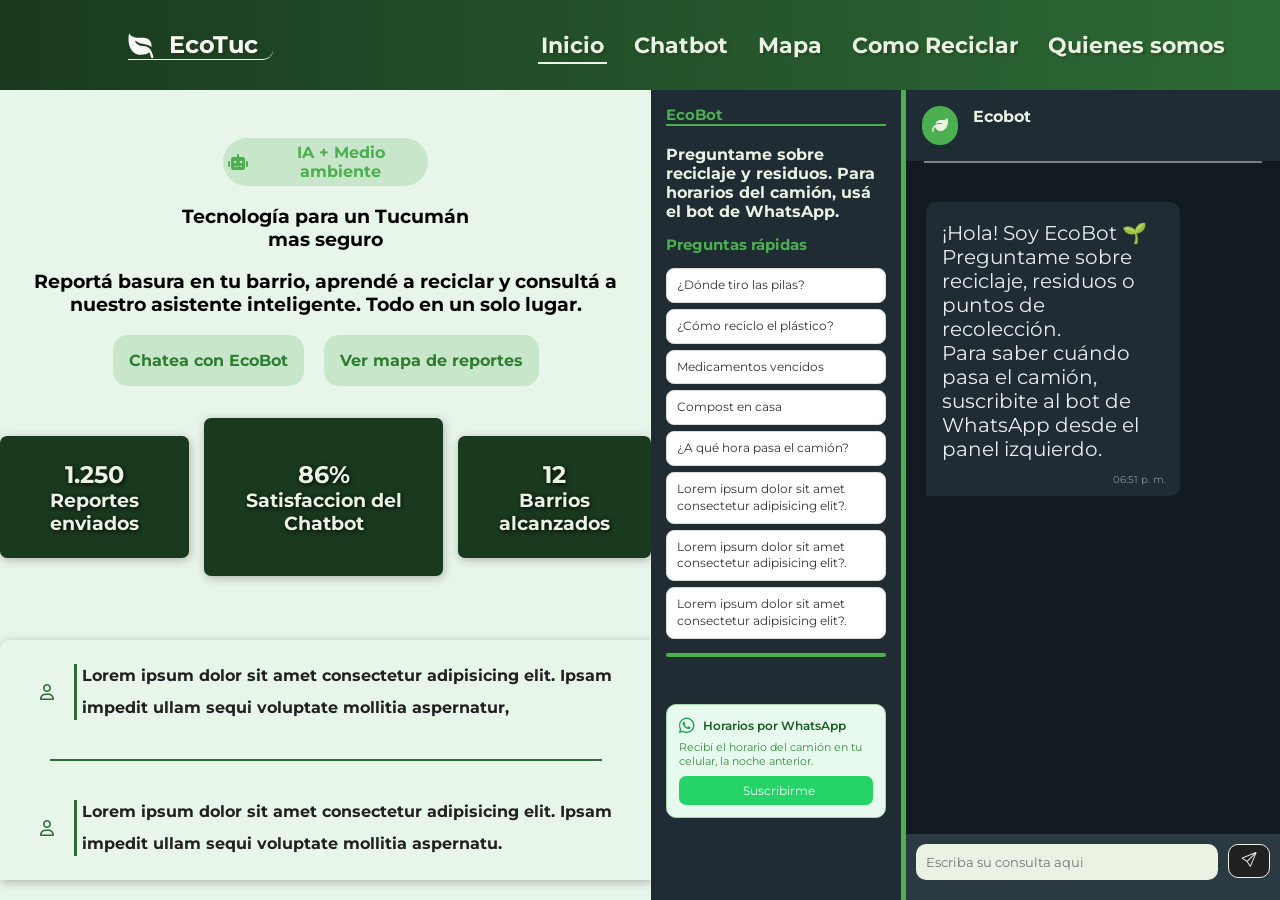
<file: pages/inicio.html>
<!DOCTYPE html>
<html lang="en">
<head>
    <meta charset="UTF-8">
    <meta name="viewport" content="width=device-width, initial-scale=1.0">
    <link rel="stylesheet" href="../CSS/intro.css   ">
    <link href="https://fonts.googleapis.com/css2?family=Montserrat:wght@400;500;600;700&display=swap" rel="stylesheet">
    <link rel="stylesheet" href="https://cdnjs.cloudflare.com/ajax/libs/font-awesome/6.5.1/css/all.min.css">
    <script src="../JS/script.js" defer></script>
    <title>Document</title>
</head>
<body>
    <header>
        <section class="logo">
            <svg xmlns="http://www.w3.org/2000/svg" width="26" height="26" fill="currentColor" class="bi bi-leaf-fill" viewBox="0 0 16 16">
  <path d="M1.4 1.7c.217.289.65.84 1.725 1.274 1.093.44 2.885.774 5.834.528 2.02-.168 3.431.51 4.326 1.556C14.161 6.082 14.5 7.41 14.5 8.5q0 .344-.027.734C13.387 8.252 11.877 7.76 10.39 7.5c-2.016-.288-4.188-.445-5.59-2.045-.142-.162-.402-.102-.379.112.108.985 1.104 1.82 1.844 2.308 2.37 1.566 5.772-.118 7.6 3.071.505.8 1.374 2.7 1.75 4.292.07.298-.066.611-.354.715a.7.7 0 0 1-.161.042 1 1 0 0 1-1.08-.794c-.13-.97-.396-1.913-.868-2.77C12.173 13.386 10.565 14 8 14c-1.854 0-3.32-.544-4.45-1.435-1.124-.887-1.889-2.095-2.39-3.383-1-2.562-1-5.536-.65-7.28L.73.806z"/>
</svg>
            <h1>EcoTuc</h1> 
        </section>
        <nav>
            <ul>
                <li><a href="" class="active"><strong>Inicio</strong></a></li>
                <li><a href=""><strong>Chatbot</strong></a></li>
                <li><a href="HTML/mapa.html"><strong>Mapa</strong></a></li>
                <li><a href=""><strong>Como Reciclar</strong></a></li>
                <li><a href=""><strong>Quienes somos</strong></a></li>
            </ul>
        </nav> 
    </header>
    <main>
        <section class="main-intro" id="Inicio">
            <section class="intro">
                <div class="intro-legend">
                    <div class="hero-ia">
                        <div>
                            <i class="fa-solid fa-robot"></i>
            
                            <strong>IA + Medio ambiente</strong>

                        </div>
                    </div>
                        <br>
                        <h1 class="pointer">
                            Tecnología para un Tucumán<br> mas seguro
                        </h1>
                        <br>
                        <h3 class="pointer">Reportá basura en tu barrio, aprendé a reciclar y consultá a<br> nuestro asistente inteligente. Todo en un solo lugar.</h3>
                        <br>
                        <section class="intro-ref">
                            <div><strong><a href="#">Chatea con EcoBot</a></strong></div>
                            <div><strong><a href="#">Ver mapa de reportes</a></strong></div>
                        </section>
                        <section class="intro-boxes">
                            <div class="intro-box-estatics estatics-1">
                                <h2><strong>1.250</strong></h2>
                                <h3><strong>Reportes enviados</strong></h3>
                            </div>
                            <div class="intro-box-estatics estatics-2">
                            <h2><strong>86%</strong></h2> 
                                <h3><strong>Satisfaccion del Chatbot</strong></h3>
                            </div>
                            <div class="intro-box-estatics estatics-3">
                                <h2><strong>12</strong></h2>
                                <h3><strong >Barrios alcanzados</strong></h3>
                            </div>
                        </section>
                    </div>
                     <section class="testimonial">
                        <div>
                            <h1><i class="fa-regular fa-user testimonial-user"></i></h1>
                            <span class="testimonial-text"><strong>Lorem ipsum dolor sit amet consectetur adipisicing elit. Ipsam impedit ullam sequi voluptate mollitia aspernatur,</strong></span>
                        </div>
                        <span style="border: 1px solid var(--green-mid); width: 90%; margin: 0 auto;" ></span>
                        <div>
                            <h1><i class="fa-regular fa-user testimonial-user"></i></h1>
                            <span class="testimonial-text"><strong>Lorem ipsum dolor sit amet consectetur adipisicing elit. Ipsam impedit ullam sequi voluptate mollitia aspernatu.</strong></span>
                        </div>
                    </section>
            </section>
            <aside>
                <section class="chatbot-box">
                    <div class="chat-sidebar">
        
                        <div class="pointer">
        
                            <h3 style="border-bottom:2px solid var(--color-3);">EcoBot</h3>
                            <br>
                            <h4 style="color: var(--color-2);">Preguntame sobre reciclaje y residuos. Para horarios del camión, usá el bot de WhatsApp.</h4>
        
                        </div>
        
                            <div class="quick-title pointer">
        
                               <h3>Preguntas rápidas</h3> 
                                
                            </div>
                        <div class="quick-btns">
                            <button class="qbtn" onclick="enviarRapido('¿Dónde tiro las pilas usadas?')">¿Dónde tiro las pilas?</button>
                            <button class="qbtn" onclick="enviarRapido('¿Cómo reciclo el plástico?')">¿Cómo reciclo el plástico?</button>
                            <button class="qbtn" onclick="enviarRapido('¿Qué hago con los medicamentos vencidos?')">Medicamentos vencidos</button>
                            <button class="qbtn" onclick="enviarRapido('¿Cómo hago compost en casa?')">Compost en casa</button>
                            <button class="qbtn" onclick="enviarRapido('¿A qué hora pasa el camión de basura?')">¿A qué hora pasa el camión?</button>
                            <button class="qbtn" onclick="enviarRapido('¿A qué hora pasa el camión de basura?')">Lorem ipsum dolor sit amet consectetur adipisicing elit?. </button>
                            <button class="qbtn" onclick="enviarRapido('¿A qué hora pasa el camión de basura?')">Lorem ipsum dolor sit amet consectetur adipisicing elit?. </button>
                            <button class="qbtn" onclick="enviarRapido('¿A qué hora pasa el camión de basura?')">Lorem ipsum dolor sit amet consectetur adipisicing elit?. </button>
        
                        </div>
                        <span style="border: 2px solid var(--color-3);border-radius: 10px;"></span>
                        <br>
                        <div class="wa-card">
                            <div class="wa-card-top">
        
                                <i class="fa-brands fa-whatsapp"></i>
                                <h4 class="pointer">Horarios por WhatsApp</h4>
        
                            </div>
        
                            <p class="pointer">Recibí el horario del camión en tu celular, la noche anterior.</p>
        
                            <button class="wa-btn">
        
                                <i class="ti ti-brand-whatsapp"></i> Suscribirme
                                
                            </button>
                        </div>
                    </div>
                    <section class="chatbot"> 
                        <section class="Chatbot-profile">
                            <div class="Chatbot-profile-picture">
                                <i class="fa-solid fa-leaf"></i>
                            </div>
                            <div class="Chatbot-profile-name pointer">
                                <strong>Ecobot</strong>
                                <strong class="online-bot">
                                    <p class="online-text">En linea</p>
                                </strong>
                            </div>
                        </section>
                        <span style="border: 1px solid grey; width: 90%; margin: 0 auto;"></span>
                        <br>
                        <section class="Chatbot-chat" id="Chatbot-chat">
                        </section>
                        <br><br>
                        <section class="Chatbot-input">
                            <form class="Chatbot-input-box">
                                    <input type="text" placeholder="Escriba su consulta aqui" autocomplete="off" class="Chatbot-input-question" id="Chat-input">
                                    <button type="button" class="Chatbot-input-btn" onclick="enviar()">
                                        <svg xmlns="http://www.w3.org/2000/svg" width="26" height="15" fill="#eaf2e3" class="bi bi-send" viewBox="0 0 16 16">
                                            <path d="M15.854.146a.5.5 0 0 1 .11.54l-5.819 14.547a.75.75 0 0 1-1.329.124l-3.178-4.995L.643 7.184a.75.75 0 0 1 .124-1.33L15.314.037a.5.5 0 0 1 .54.11ZM6.636 10.07l2.761 4.338L14.13 2.576zm6.787-8.201L1.591 6.602l4.339 2.76z"/>
                                        </svg>
                                    </button>
                                </form>
                            </section>
                    </section>
                </section>
        </aside>
        
        </section>
                 
    </main>
     
   
        
    <footer>
        
    </footer>
</body>
</html>
</file>
<file: CSS/intro.css>
*{

    margin: 0;
    padding: 0;
    font-family: 'montserrat';

}
body{

    background-color: var(--color-2);

}
:root{

    --color-1:#f8f9f4;
    --color-2:#eaf2e3;
    --color-3:#4caf50;
    --color-4:#2e7d32;
    --color-5:#212121;
    --color-6:#616161;
    --color-7:#43a047;
    --color-8:#546e7a;
    --green-deep: #1a3a1f;
    --green-mid:  #2d6a35;
    --green-bright: #4caf50;
    --green-light: #e8f5e9;
    --green-pale:  #f1f8f2;
    

}
.pointer{

    cursor: default;

}
header{

    background: linear-gradient(90deg, var(--green-deep), var(--green-mid));
    color: var(--color-1);
    display: flex;
    flex-direction: row;
    align-items: center;
    min-height: 10vh;    
    gap: 30px;
    width: 100%;
    
    
}
header .logo{

    display: flex;
    flex-direction: row;
    align-items: center;

    margin-left: 10vw;
    padding-right: 15px;
    border-bottom: 1px solid var(--color-2);
    border-bottom-right-radius: 10px;
    gap:15px;
    
    text-shadow: 3px 2px 2px #27331a86 ;
    cursor: default;
    

}
header nav{

    width: 100%;    
    min-height: 4vh;
    display: flex;
    flex-direction: row;
    align-items: center;
    font-size: 1.4em;
    
    
}
header nav ul{

    display: flex;
    flex-direction: row;
    justify-content: end;
    align-items: center;
    margin-right: 40px;

}
header .social{

    width: 10%;
    min-height: auto;
    display: flex;
    flex-direction: row;
    justify-content: end;
    gap: 15px;
    
}


header ul{
    
    display: flex;
    flex-direction: row;
    align-items: start;
    width: 100%;
    list-style: none;

}
header li{

    border-radius: 10px;
    transition: 0.3s ease;
    padding: 4px;
}
header li:hover{

    transition: 0.3s ease;
    background-color: rgba(87, 231, 94, 0.137)


}
header a{

    color: var(--color-2);
    text-decoration: none;
    text-shadow: 2px 2px 2px #27331a70;
    margin: 8px;
    padding: 3px;
}
a.active {
  border-bottom: 2px solid var(--color-2);
}
li:hover a{

    color: var(--color-a);

}
main{

    display: flex;
    flex-direction: column;
    justify-content: flex-start;
    align-items: center;
    min-height: 90vh;
    background-color: var(--green-light);
    gap: 4em;
 


}
main .main-intro{

    display: flex;
    
    
}
main .intro{

    width: 100%;

}
.intro-legend{
    flex-direction: column;
    justify-content: center;
    align-items: center;
    display: flex;
    text-align: center;
    margin-top: 3em;
}
.hero-ia{

    color: var(--color-3);
    
    background-color: #c8e6c9;
    width: 30%;
    padding: 5px;
    border-radius: 25px;
    cursor: default;

}
.hero-ia div{
    display: flex;
    justify-content: center;
    align-items: center;
    gap: 10px;
    width: 100%;
    

}

.intro-ref{

    display: flex;
    flex-direction: row;
    align-items: center;
    justify-content: center;
    gap: 20px;
    width: 100%;

}
.intro-ref div{

    padding: 1em;
    border-radius: 15px;
    background-color: #c8e6c9;
    

}
.intro-ref div a{

    color: var(--color-4);
    text-decoration: none;
    transition: 0.3s ease;
}
.intro-ref div a:hover{

    color: var(--color-3);

}
.intro-boxes{

    display: flex;
    flex-direction: row;
    justify-content: start;
    align-items: center;
    text-align: center;
    cursor: default;
    margin-top: 2em;
    gap: 15px;

}
.intro-box-estatics{
    display: flex;
    flex-direction: column;
    justify-content: center;
    color: var(--color-2);
    text-shadow: 1px 1px 5px black;
    box-shadow: 1px 2px 10px #afb4aa;
    padding: 1em;
    border-radius: 7px; 
    background-color: var(--green-deep);
    transition: 0.5s;
    


}
.intro-box-estatics:hover{

    background-color: #2e7d32;

}
.estatics-1{

    height: 10vh;

}
.estatics-2{

    height: 14vh;

}
.estatics-3{
    
    height: 10vh;

}

.chat-sidebar {

      width: 220px;
      background: #202C33;
      border-right: 5px solid var(--color-3);
      display: flex;
      padding: 15px;
      flex-direction: column;
      gap: 14px;
      flex-shrink: 0;
    }
    .chat-sidebar h3{ 
        font-size: 15px;
        color: var(--color-3);
    }
    .chat-sidebar p{
        font-size: 13px;
        color: var(--color-2);
     }

    
    .quick-title{ 
        font-size: 11px;
        font-weight: 600;
        color: var(--color-2);
    }
    .quick-btns{ 
        display: flex;
        flex-direction: column;
        gap: 6px; 
    }
    .qbtn {
      background: #fff;
      border: 1px solid #ddd;
      border-radius: 8px;
      padding: 8px 10px;
      font-size: 12px;
      color: #333;
      cursor: pointer;
      text-align: left;
      line-height: 1.4;
    }
    .qbtn:hover{
        background: #eaf2e3;
        border-color: #a5d6a7; 
    }

    /* Card de WhatsApp */
    .wa-card {
      background: #e8faf0;
      border: 1px solid #a5d6a7;
      border-radius: 10px;
      padding: 12px;
    }
    .wa-card-top {
        display: flex;
        align-items: center;
        gap: 8px;
        margin-bottom: 5px; 
    }
    .wa-card-top i {
        font-size: 18px;
        color: #1a9e4e;
    }
    .wa-card h4 { 
        font-size: 12px;
        font-weight: 600;
        color: #1b5e20;
    }
    .wa-card p  { 
        font-size: 11px;
        color: #388e3c;
        margin-bottom: 8px;
    }
    .wa-btn {
      width: 100%;
      background: #25d366;
      color: #fff;
      border: none;
      border-radius: 7px;
      padding: 7px;
      font-size: 12px;
      cursor: pointer;
      display: flex;
      align-items: center;
      justify-content: center;
      gap: 5px;
    }
    .wa-btn:hover{ 
        background: #1ebe5d;
    }
    .wa-btn i{ 
        font-size: 14px;
    }

main aside{

    display: flex;
    flex-direction: column;
    justify-content: center;
    align-items: center;
    align-self: flex-start;
    
}
main aside:hover .online-text{
    
    color: #eaf2e368;
    
}
.online-text{
    color:#202C33;
    transition: 0.5s ease;

}
.chatbot-box{

    display: flex;
    flex-direction: row;
    height: 90vh;

}    
.chatbot{

    display: flex;
    flex-direction: column;
    width: 100%;
    height: 100%;
    background-color: #111B21;
    color: var(--color-2);
    overflow: hidden;   

}
.Chatbot-profile{
    display: flex;
    flex-direction:row;
    align-items: center;
    align-self: flex-start;
    background-color: #202C33;
    gap: 15px;
    padding: 1em;
    width: 100%;

}
.Chatbot-profile-picture{

    background-color: var(--color-3);
    padding: 10px;
    border-radius: 100px;

}
.Chatbot-profile-name{

    display: flex;
    flex-direction: column;
    align-items: start;    

}
.Chatbot-profile-name strong{

    display: flex;
    align-items: center;
    gap: 5px;

}
.online-bot{

    display: flex;
    flex-direction: row;

    color: #eaf2e376;
}


.Chatbot-chat{
    flex: 1;
    display: flex;
    flex-direction: column;
    background-color: #111B21;
    gap: 40px;
    margin: 10px;
    overflow-y: auto;    
    padding: 10px;
    
}
.Chatbot-chat::-webkit-scrollbar {
    background-color: var(--color-2);
    width: 4px;              
    border-radius: 25px;
}
.Chatbot-chat::-webkit-scrollbar-thumb {
    background: linear-gradient(180deg, var(--color-3), var(--color-4));
    border-radius: 20px;
    box-shadow: inset 0 0 3px rgba(0,0,0,0.3);
}
.Chatbot-chat::-webkit-scrollbar-track {
    background: #111B21;
}

.Chatbot-chat::-webkit-scrollbar-thumb {
    background: #374248;
}

.Chatbot-chat::-webkit-scrollbar-thumb:hover {
    background: #4A5A64;
}

.Chatbot-chat-bot{

    width: 70%;
    padding: 10px;
    color: #E9EDF0;
    background-color: #202C33;
    text-align: start;
    align-self: flex-start;
    border-top-left-radius: 10px ;
    border-top-right-radius:10px ;
    border-bottom-right-radius:10px;
    
    
}


.Chatbot-chat-user{
    width: fit-content;
    padding: 10px;
    background-color: #005C4B;
    color: #E9EDF0;
    border-top-left-radius: 10px ;
    border-top-right-radius:10px ;
    border-bottom-left-radius:10px ;
    text-align: start;
    align-self: flex-end;

}
.Chatbot-chat-bubble {

      padding: 9px 6px;
      font-size: 20px;
      border-radius: 12px;
      
}
.Chatbot-chat-time{ 

    font-size: 10px; 
    margin-top: 3px;
    padding: 0 4px;
    text-align: end;
    color: #8696A0;
}

.Chatbot-input{
    background-color: #2A3942;
    color: #E9EDF0;
    border: none;
    width: 100%;
    margin-top: auto;

}
.Chatbot-input-box {

    display: flex;
    flex-direction: row;
    justify-content: center;
    align-items: center;
    gap: 10px;
    margin: 10px;
}
.Chatbot-input-question{
    width: 80%;
    border: none;
    background-color: var(--color-2);
    padding: 10px;
    margin-bottom: 10px;
    border-radius: 10px;

}
.Chatbot-input-btn{

    align-self: flex-start;
    border: 1px solid var(--color-2);
    background-color: var(--color-5);
    cursor: pointer;
    padding: 7px;
    border-radius: 10px;
}

.testimonial{

    display: flex;
    flex-direction: column;
    width: auto;
    min-height: auto;
    padding: 20px;
    margin-top: 4em;
    gap: 35px;
    border-top-left-radius: 10px ;
    box-shadow: 1px 2px 10px #afb4aa;
    background-color: var(--green-light);
}
.testimonial div{

    display: flex;
    align-items: center;
    flex-direction: row;  

}
.testimonial-user{

    padding: 20px;
    color:  var(--green-mid);
    border-right: 3px solid var(--green-mid);

}
.testimonial-img{

    width: 270px;
    height: 250px;
    padding: 15px;
    border-radius: 200px;

}
.testimonial-text{

    color: var(--color-5);
    margin-left: 5px;
    line-height: 2;

}
</file>
